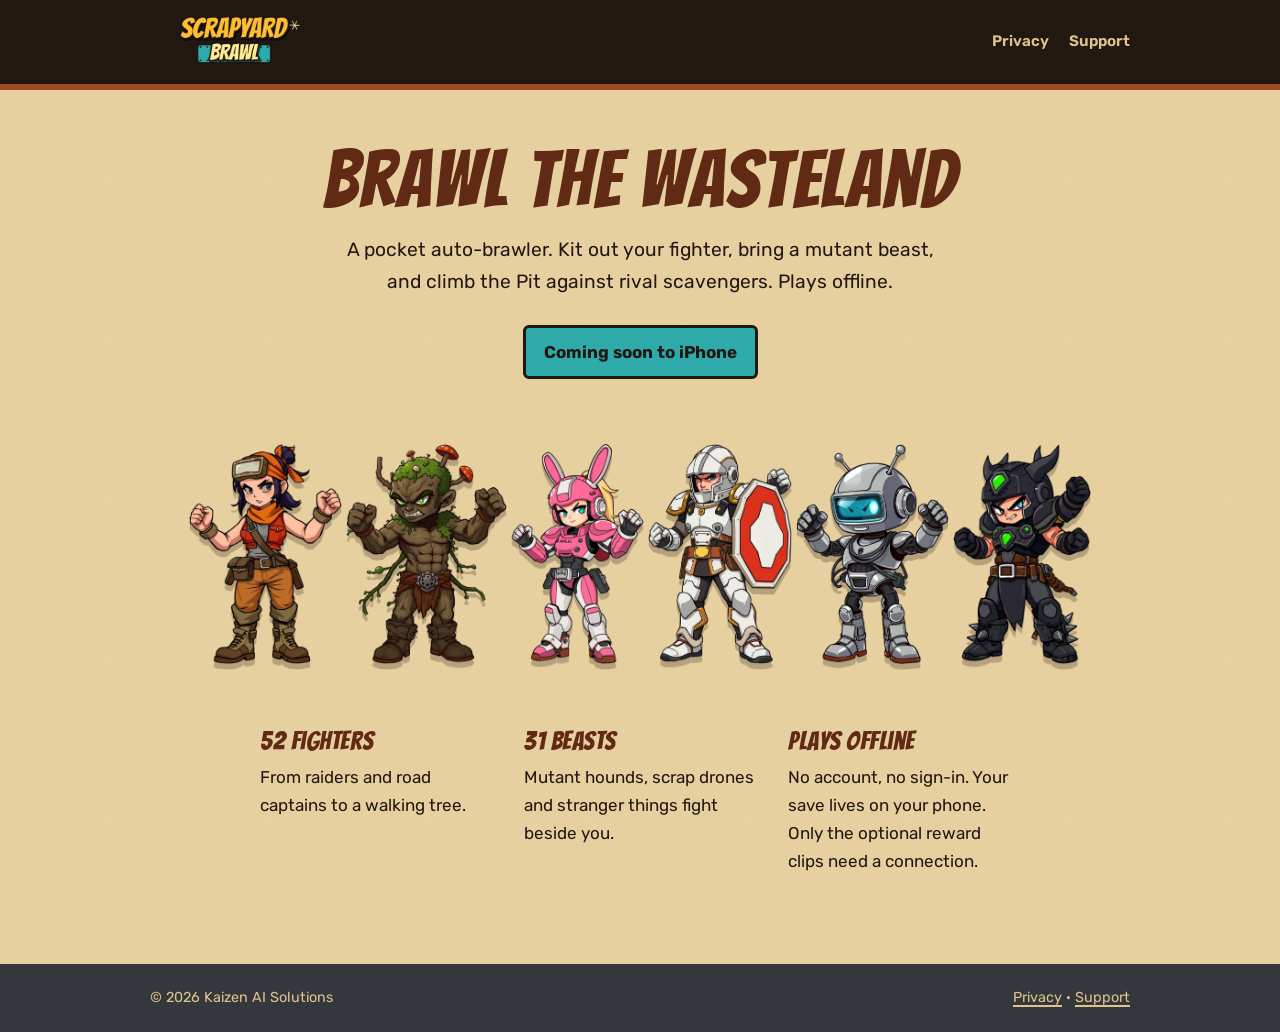
<file: index.html>
<!doctype html>
<html lang="en">
<head>
<meta charset="utf-8">
<meta name="viewport" content="width=device-width, initial-scale=1">
<title>Scrapyard Brawl</title>
<meta name="description" content="Scrapyard Brawl: a pocket wasteland auto-brawler. Collect 52 fighters and 31 mutant beasts and climb the Pit. Plays offline. Coming to iPhone.">
<meta property="og:title" content="Scrapyard Brawl">
<meta property="og:description" content="Collect 52 fighters and 31 mutant beasts, auto-fight, and climb the Pit. Plays offline.">
<meta property="og:image" content="img/logo.png">
<link rel="preload" href="fonts/bangers.ttf" as="font" type="font/ttf" crossorigin>
<link rel="icon" href="img/favicon.png" type="image/png">
<link rel="apple-touch-icon" href="img/apple-touch-icon.png">
<link rel="stylesheet" href="style.css">
</head>
<body>
<header class="bar"><div class="bar-inner">
  <a href="index.html"><img src="img/logo.png" alt="Scrapyard Brawl" width="168" height="56"></a>
  <nav><a href="privacy.html">Privacy</a><a href="support.html">Support</a></nav>
</div></header>

<main>
<section class="hero">
  <h1>Brawl the wasteland</h1>
  <p class="lede">A pocket auto-brawler. Kit out your fighter, bring a mutant beast, and climb the Pit against rival scavengers. Plays offline.</p>
  <p class="status">Coming soon to iPhone</p>

  <div class="lineup">
    <img src="img/fighter_2.webp" alt="Scrapper, a goggled scavenger in an orange vest" width="334" height="480">
    <img src="img/fighter_16.webp" alt="Overgrowth, a tree-man sprouting mushrooms" width="351" height="480">
    <img src="img/fighter_42.webp" alt="Bunny Mech, a pilot in pink armor with bunny-ear antennas" width="290" height="480">
    <img src="img/fighter_33.webp" alt="Riot Knight, in white armor with a stop-sign shield" width="313" height="480">
    <img src="img/fighter_29.webp" alt="Tin Man, a chrome robot with a screen for a face" width="335" height="480">
    <img src="img/fighter_50.webp" alt="Warlord, in spiked black armor" width="300" height="480">
  </div>

  <div class="facts">
    <p><strong>52 fighters</strong>From raiders and road captains to a walking tree.</p>
    <p><strong>31 beasts</strong>Mutant hounds, scrap drones and stranger things fight beside you.</p>
    <p><strong>Plays offline</strong>No account, no sign-in. Your save lives on your phone. Only the optional reward clips need a connection.</p>
  </div>
</section>
</main>

<footer><div class="bar-inner">
  <span>© 2026 Kaizen AI Solutions</span>
  <span><a href="privacy.html">Privacy</a> · <a href="support.html">Support</a></span>
</div></footer>
</body>
</html>
</file>
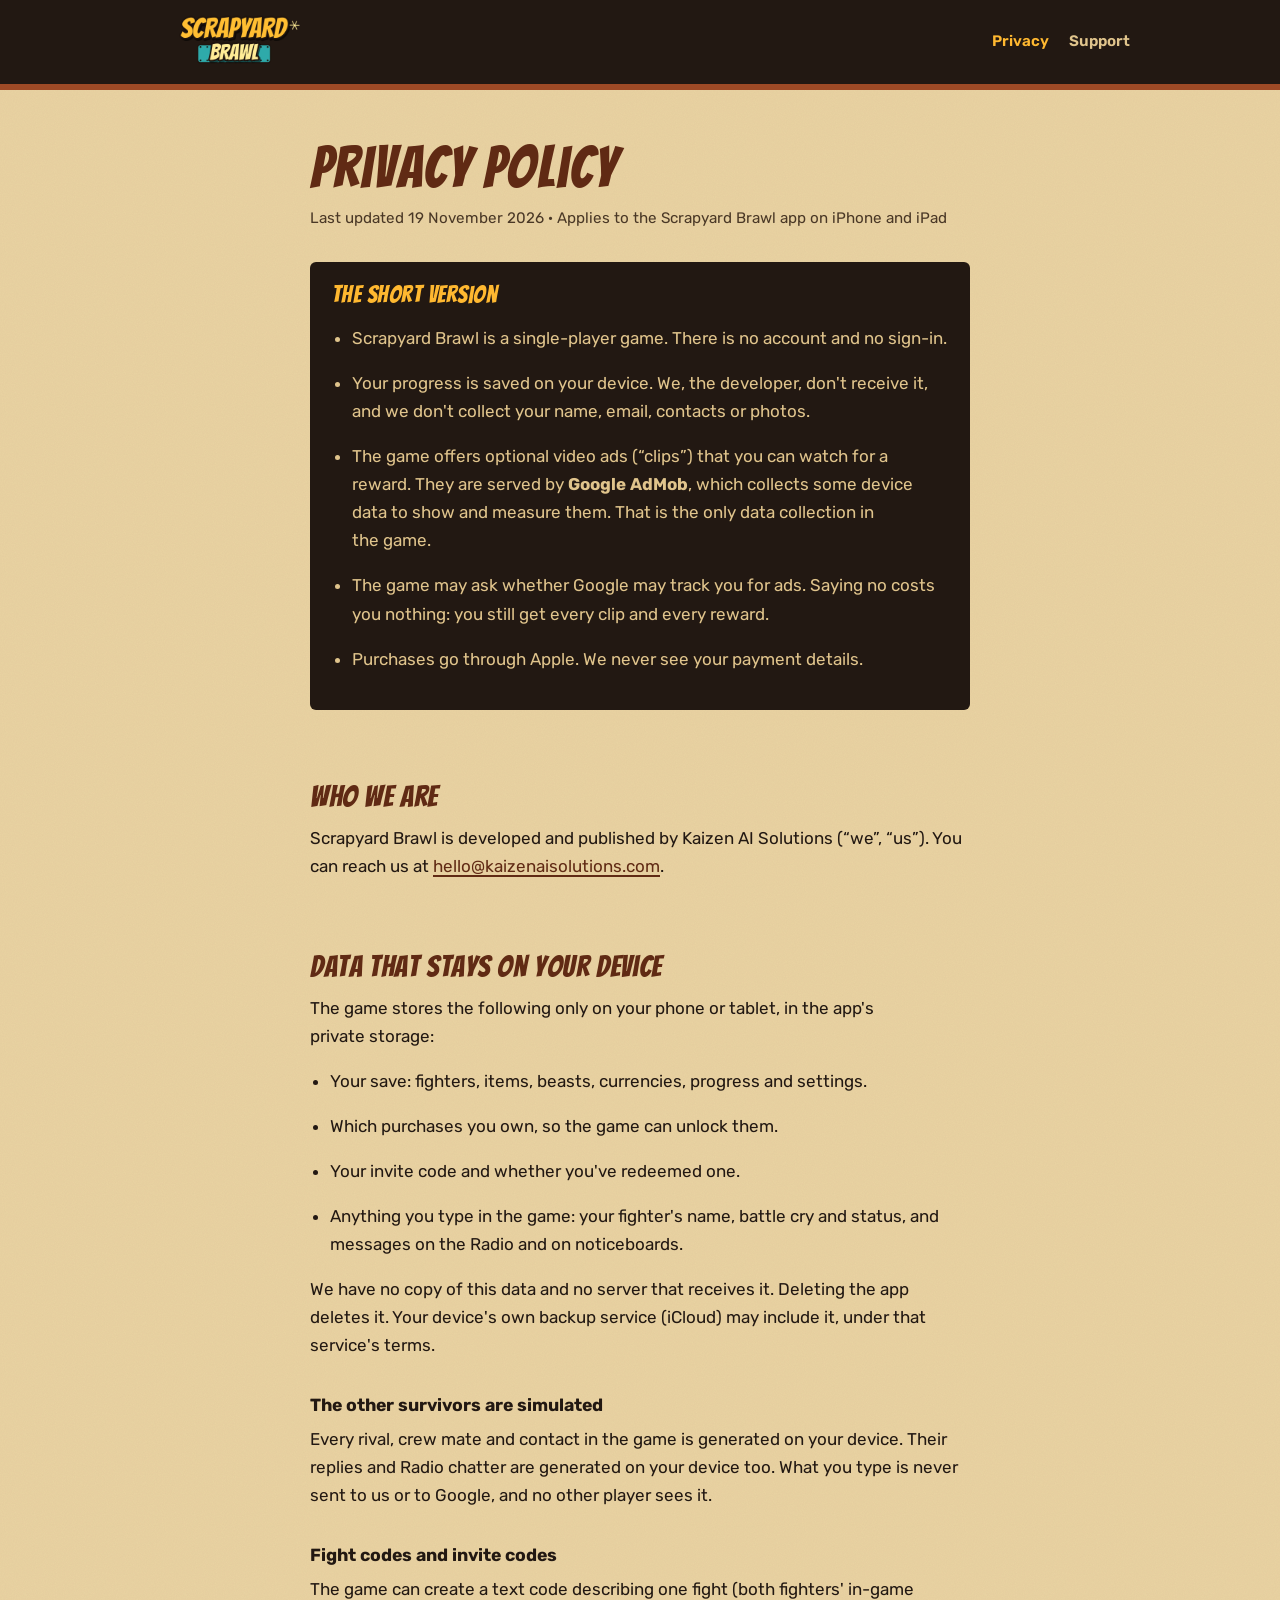
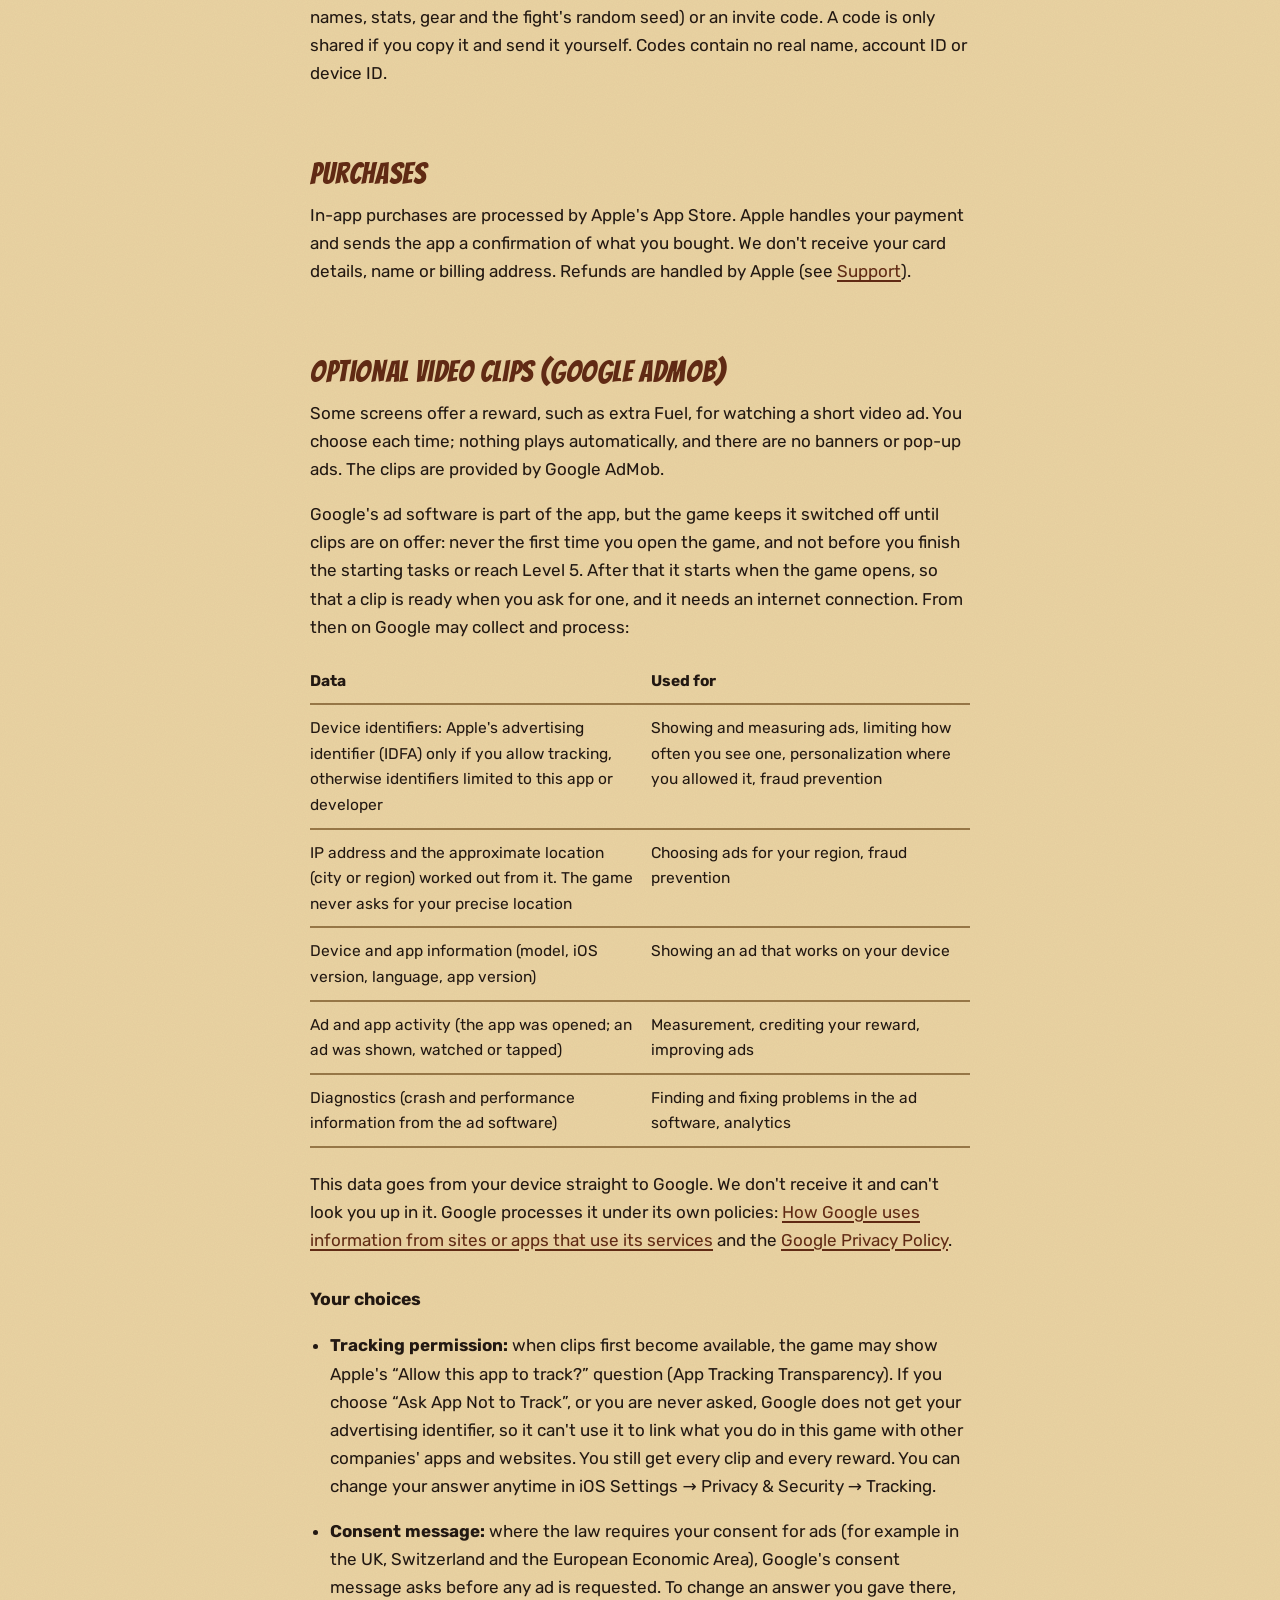
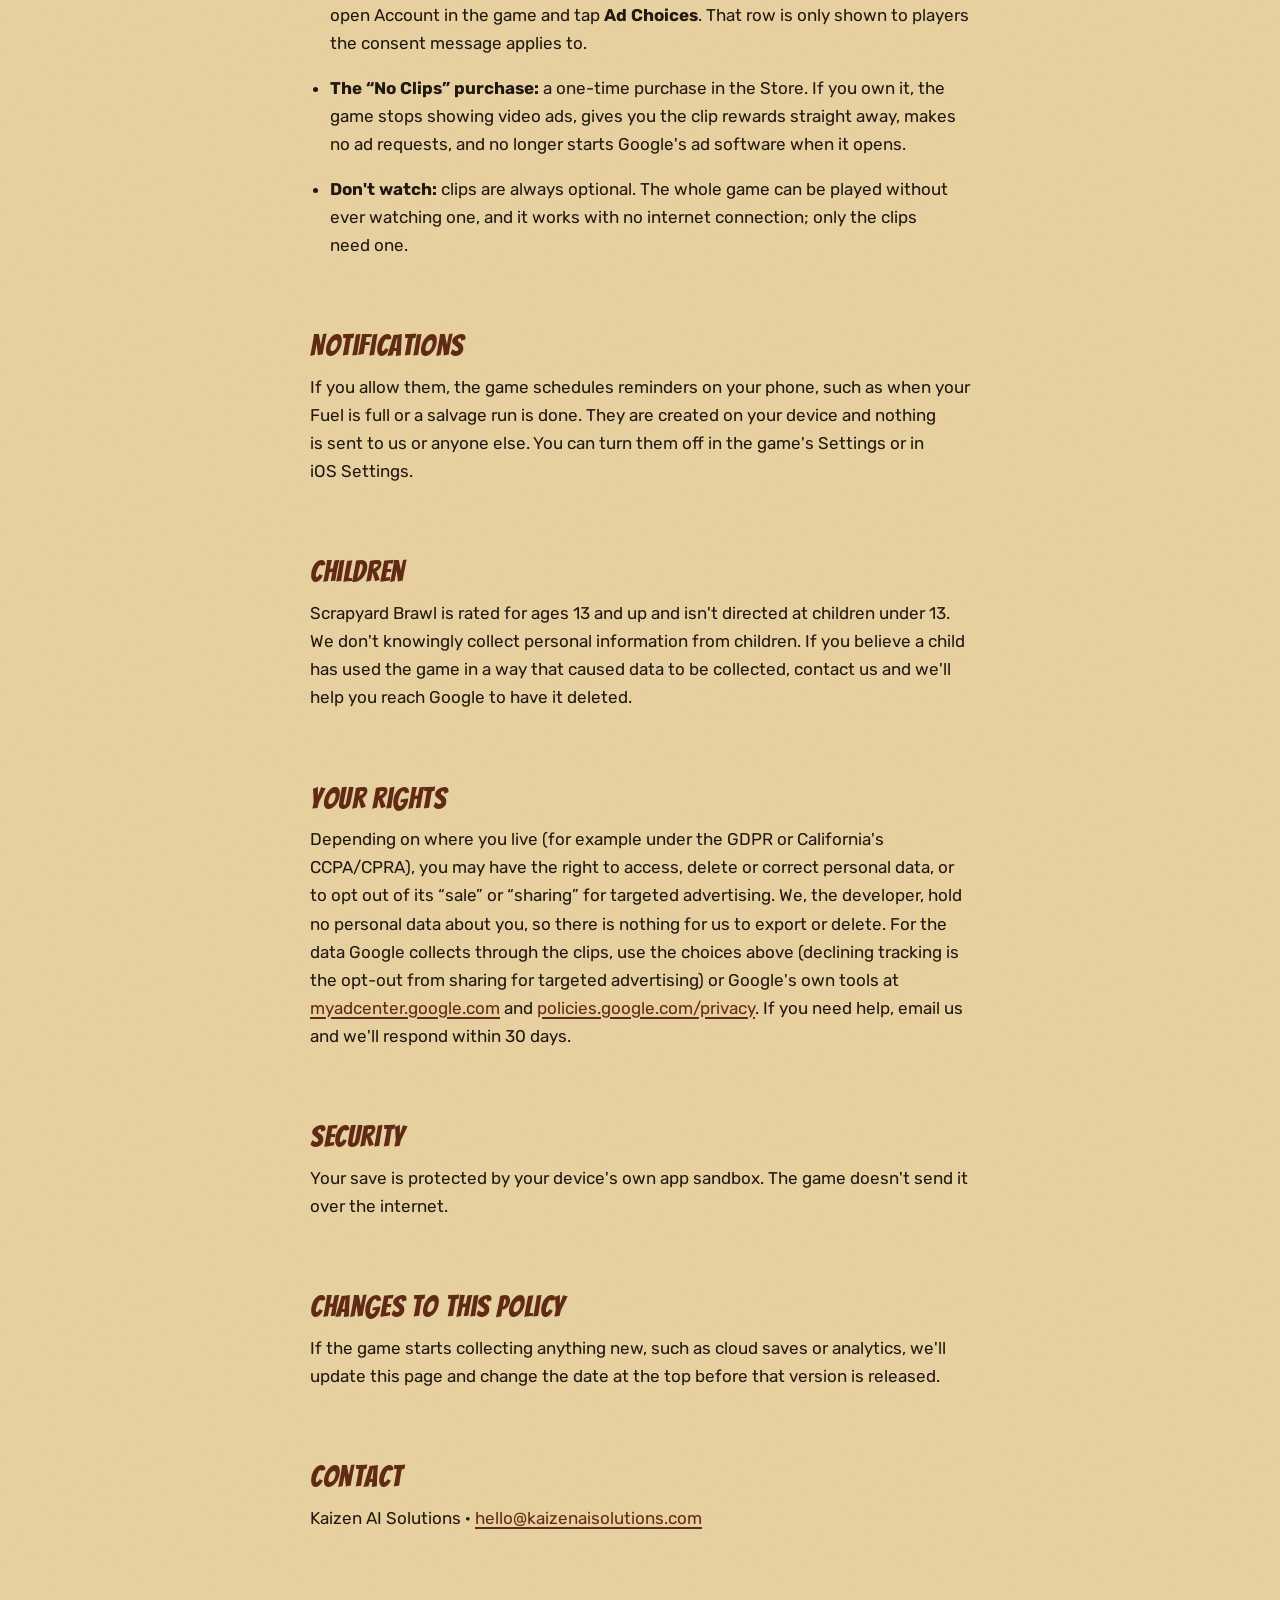
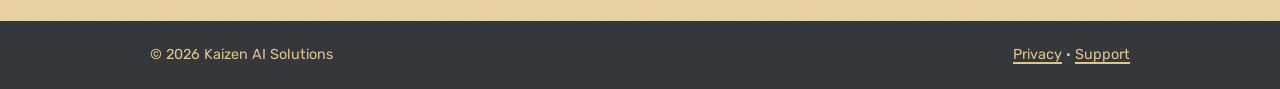
<file: privacy.html>
<!doctype html>
<html lang="en">
<head>
<meta charset="utf-8">
<meta name="viewport" content="width=device-width, initial-scale=1">
<title>Privacy Policy · Scrapyard Brawl</title>
<meta name="description" content="What Scrapyard Brawl does and doesn't collect: no account, saves stay on your device, and the optional reward video ads are served by Google AdMob.">
<link rel="preload" href="fonts/bangers.ttf" as="font" type="font/ttf" crossorigin>
<link rel="icon" href="img/favicon.png" type="image/png">
<link rel="apple-touch-icon" href="img/apple-touch-icon.png">
<link rel="stylesheet" href="style.css">
</head>
<body>
<header class="bar"><div class="bar-inner">
  <a href="index.html"><img src="img/logo.png" alt="Scrapyard Brawl" width="168" height="56"></a>
  <nav><a href="privacy.html" aria-current="page">Privacy</a><a href="support.html">Support</a></nav>
</div></header>

<main><article class="doc">
<h1>Privacy Policy</h1>
<p class="meta">Last updated 19 November 2026 · Applies to the Scrapyard Brawl app on iPhone and iPad</p>

<section class="plain">
  <h2>The short version</h2>
  <ul>
    <li>Scrapyard Brawl is a single-player game. There is no account and no sign-in.</li>
    <li>Your progress is saved on your device. We, the developer, don't receive it, and we don't collect your name, email, contacts or photos.</li>
    <li>The game offers optional video ads (“clips”) that you can watch for a reward. They are served by <strong>Google AdMob</strong>, which collects some device data to show and measure them. That is the only data collection in the game.</li>
    <li>The game may ask whether Google may track you for ads. Saying no costs you nothing: you still get every clip and every reward.</li>
    <li>Purchases go through Apple. We never see your payment details.</li>
  </ul>
</section>

<h2>Who we are</h2>
<p>Scrapyard Brawl is developed and published by Kaizen AI Solutions (“we”, “us”). You can reach us at <a href="mailto:hello@kaizenaisolutions.com">hello@kaizenaisolutions.com</a>.</p>

<h2>Data that stays on your device</h2>
<p>The game stores the following only on your phone or tablet, in the app's private storage:</p>
<ul>
  <li>Your save: fighters, items, beasts, currencies, progress and settings.</li>
  <li>Which purchases you own, so the game can unlock them.</li>
  <li>Your invite code and whether you've redeemed one.</li>
  <li>Anything you type in the game: your fighter's name, battle cry and status, and messages on the Radio and on noticeboards.</li>
</ul>
<p>We have no copy of this data and no server that receives it. Deleting the app deletes it. Your device's own backup service (iCloud) may include it, under that service's terms.</p>

<h3>The other survivors are simulated</h3>
<p>Every rival, crew mate and contact in the game is generated on your device. Their replies and Radio chatter are generated on your device too. What you type is never sent to us or to Google, and no other player sees it.</p>

<h3>Fight codes and invite codes</h3>
<p>The game can create a text code describing one fight (both fighters' in-game names, stats, gear and the fight's random seed) or an invite code. A code is only shared if you copy it and send it yourself. Codes contain no real name, account ID or device ID.</p>

<h2>Purchases</h2>
<p>In-app purchases are processed by Apple's App Store. Apple handles your payment and sends the app a confirmation of what you bought. We don't receive your card details, name or billing address. Refunds are handled by Apple (see <a href="support.html">Support</a>).</p>

<h2>Optional video clips (Google AdMob)</h2>
<p>Some screens offer a reward, such as extra Fuel, for watching a short video ad. You choose each time; nothing plays automatically, and there are no banners or pop-up ads. The clips are provided by Google AdMob.</p>
<p>Google's ad software is part of the app, but the game keeps it switched off until clips are on offer: never the first time you open the game, and not before you finish the starting tasks or reach Level 5. After that it starts when the game opens, so that a clip is ready when you ask for one, and it needs an internet connection. From then on Google may collect and process:</p>
<table>
  <thead><tr><th scope="col">Data</th><th scope="col">Used for</th></tr></thead>
  <tbody>
    <tr><td>Device identifiers: Apple's advertising identifier (IDFA) only if you allow tracking, otherwise identifiers limited to this app or developer</td><td>Showing and measuring ads, limiting how often you see one, personalization where you allowed it, fraud prevention</td></tr>
    <tr><td>IP address and the approximate location (city or region) worked out from it. The game never asks for your precise location</td><td>Choosing ads for your region, fraud prevention</td></tr>
    <tr><td>Device and app information (model, iOS version, language, app version)</td><td>Showing an ad that works on your device</td></tr>
    <tr><td>Ad and app activity (the app was opened; an ad was shown, watched or tapped)</td><td>Measurement, crediting your reward, improving ads</td></tr>
    <tr><td>Diagnostics (crash and performance information from the ad software)</td><td>Finding and fixing problems in the ad software, analytics</td></tr>
  </tbody>
</table>
<p>This data goes from your device straight to Google. We don't receive it and can't look you up in it. Google processes it under its own policies: <a href="https://policies.google.com/technologies/partner-sites">How Google uses information from sites or apps that use its services</a> and the <a href="https://policies.google.com/privacy">Google Privacy Policy</a>.</p>

<h3>Your choices</h3>
<ul>
  <li><strong>Tracking permission:</strong> when clips first become available, the game may show Apple's “Allow this app to track?” question (App Tracking Transparency). If you choose “Ask App Not to Track”, or you are never asked, Google does not get your advertising identifier, so it can't use it to link what you do in this game with other companies' apps and websites. You still get every clip and every reward. You can change your answer anytime in iOS Settings → Privacy &amp; Security → Tracking.</li>
  <li><strong>Consent message:</strong> where the law requires your consent for ads (for example in the UK, Switzerland and the European Economic Area), Google's consent message asks before any ad is requested. To change an answer you gave there, open Account in the game and tap <strong>Ad Choices</strong>. That row is only shown to players the consent message applies to.</li>
  <li><strong>The “No Clips” purchase:</strong> a one-time purchase in the Store. If you own it, the game stops showing video ads, gives you the clip rewards straight away, makes no ad requests, and no longer starts Google's ad software when it opens.</li>
  <li><strong>Don't watch:</strong> clips are always optional. The whole game can be played without ever watching one, and it works with no internet connection; only the clips need one.</li>
</ul>

<h2>Notifications</h2>
<p>If you allow them, the game schedules reminders on your phone, such as when your Fuel is full or a salvage run is done. They are created on your device and nothing is sent to us or anyone else. You can turn them off in the game's Settings or in iOS Settings.</p>

<h2>Children</h2>
<p>Scrapyard Brawl is rated for ages 13 and up and isn't directed at children under 13. We don't knowingly collect personal information from children. If you believe a child has used the game in a way that caused data to be collected, contact us and we'll help you reach Google to have it deleted.</p>

<h2>Your rights</h2>
<p>Depending on where you live (for example under the GDPR or California's CCPA/CPRA), you may have the right to access, delete or correct personal data, or to opt out of its “sale” or “sharing” for targeted advertising. We, the developer, hold no personal data about you, so there is nothing for us to export or delete. For the data Google collects through the clips, use the choices above (declining tracking is the opt-out from sharing for targeted advertising) or Google's own tools at <a href="https://myadcenter.google.com">myadcenter.google.com</a> and <a href="https://policies.google.com/privacy">policies.google.com/privacy</a>. If you need help, email us and we'll respond within 30 days.</p>

<h2>Security</h2>
<p>Your save is protected by your device's own app sandbox. The game doesn't send it over the internet.</p>

<h2>Changes to this policy</h2>
<p>If the game starts collecting anything new, such as cloud saves or analytics, we'll update this page and change the date at the top before that version is released.</p>

<h2>Contact</h2>
<p>Kaizen AI Solutions · <a href="mailto:hello@kaizenaisolutions.com">hello@kaizenaisolutions.com</a></p>
</article></main>

<footer><div class="bar-inner">
  <span>© 2026 Kaizen AI Solutions</span>
  <span><a href="privacy.html">Privacy</a> · <a href="support.html">Support</a></span>
</div></footer>
</body>
</html>
</file>
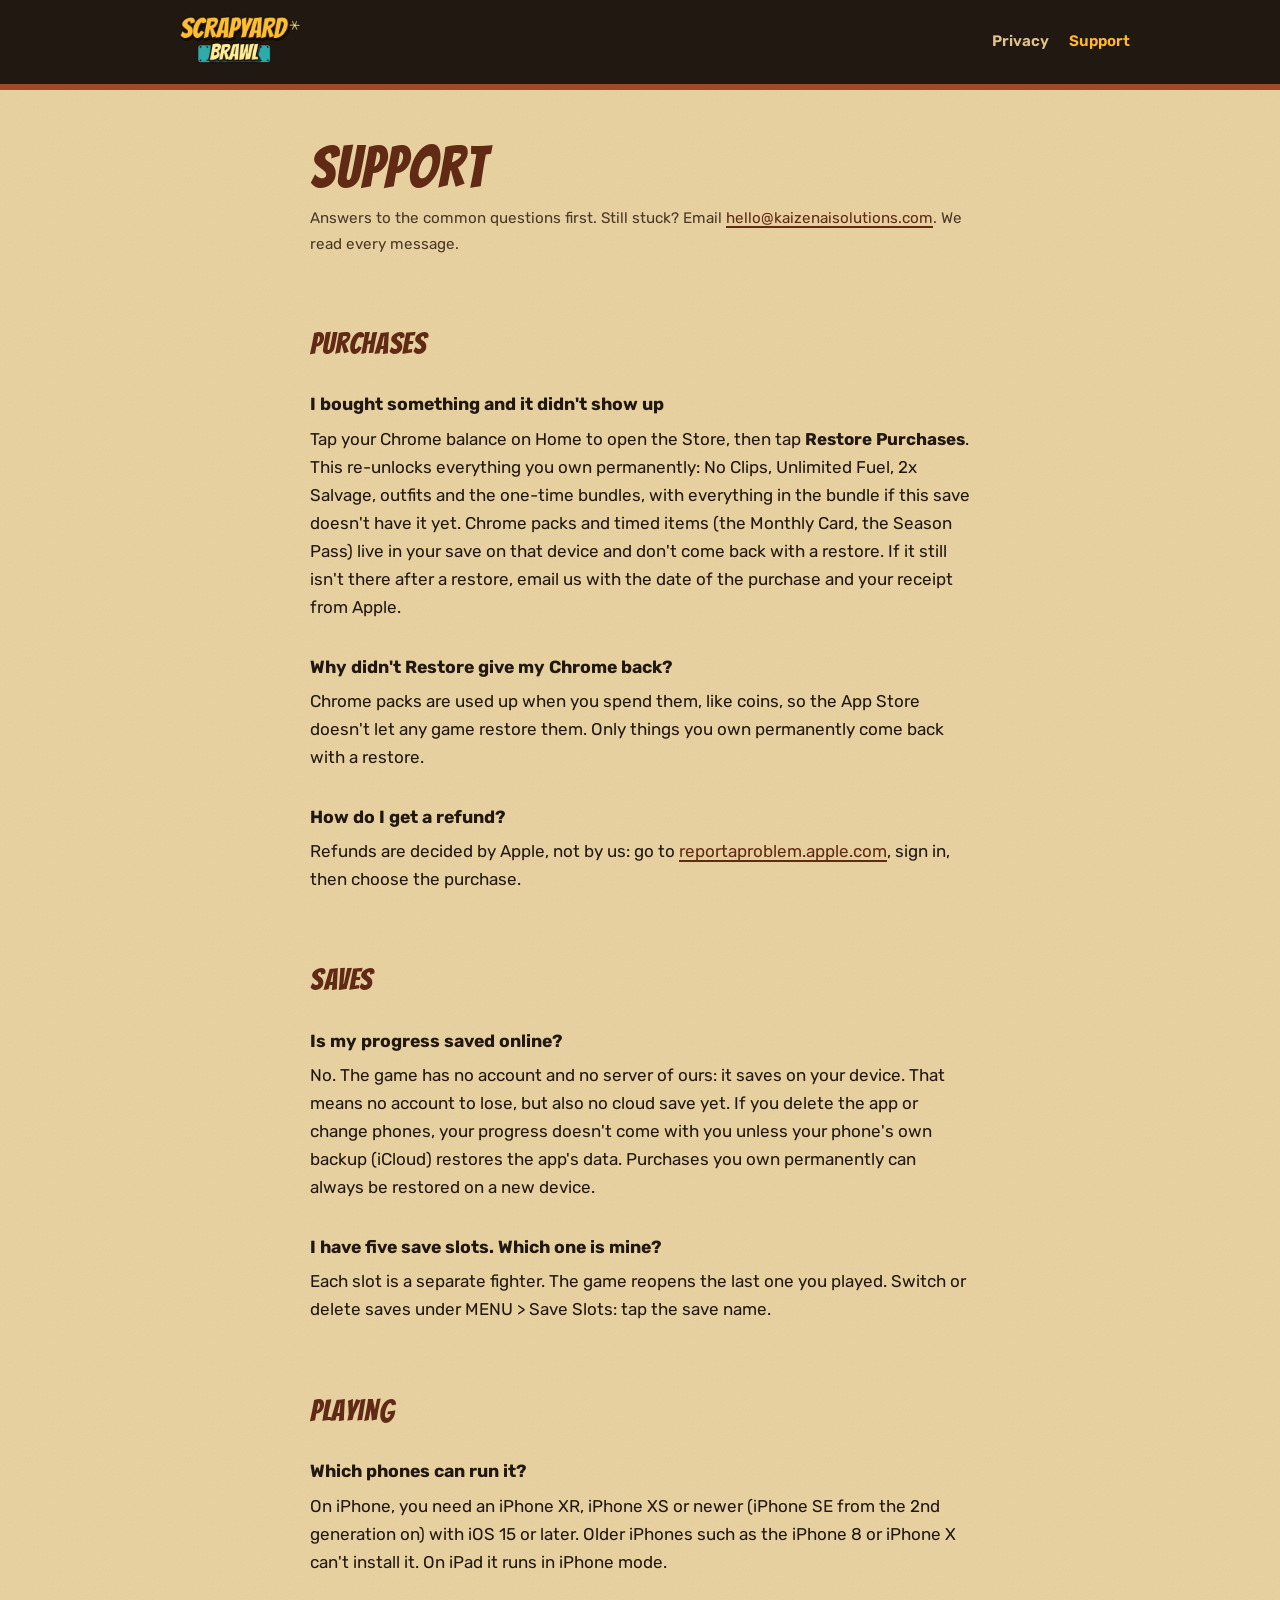
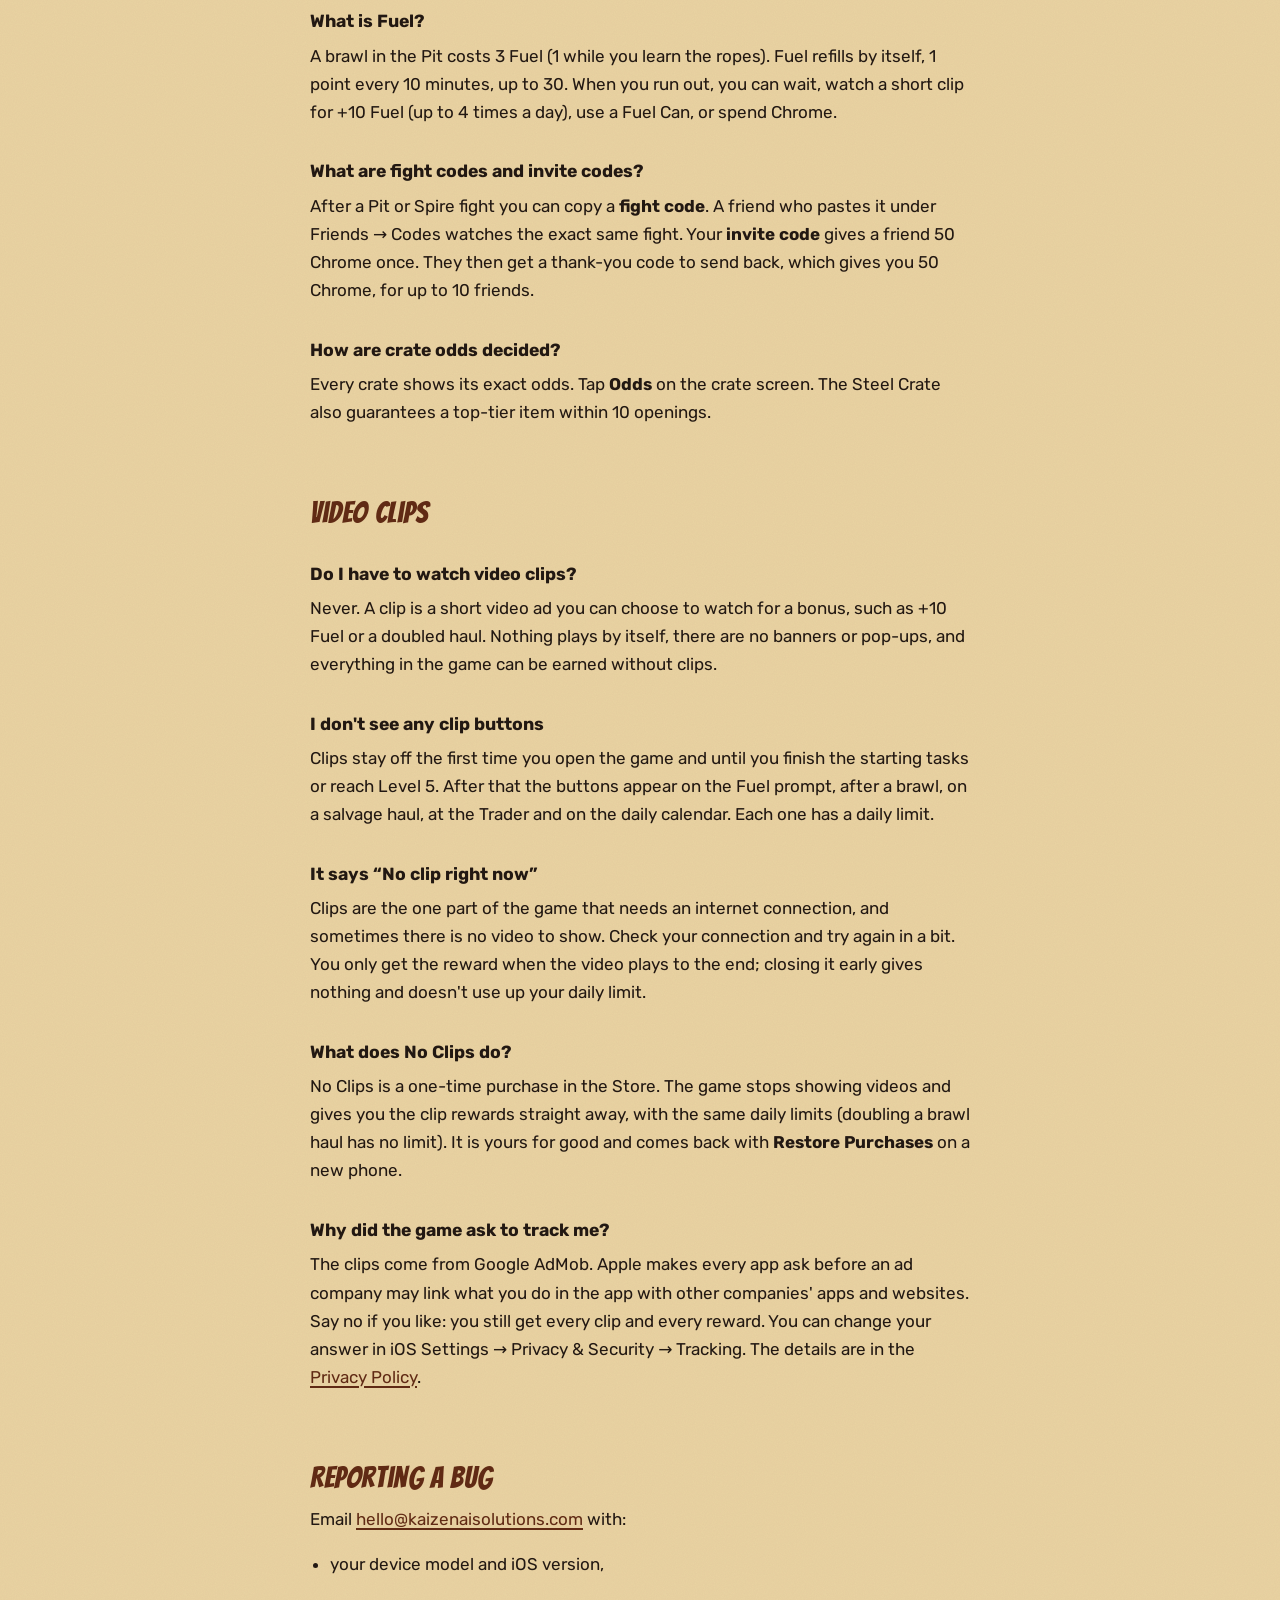
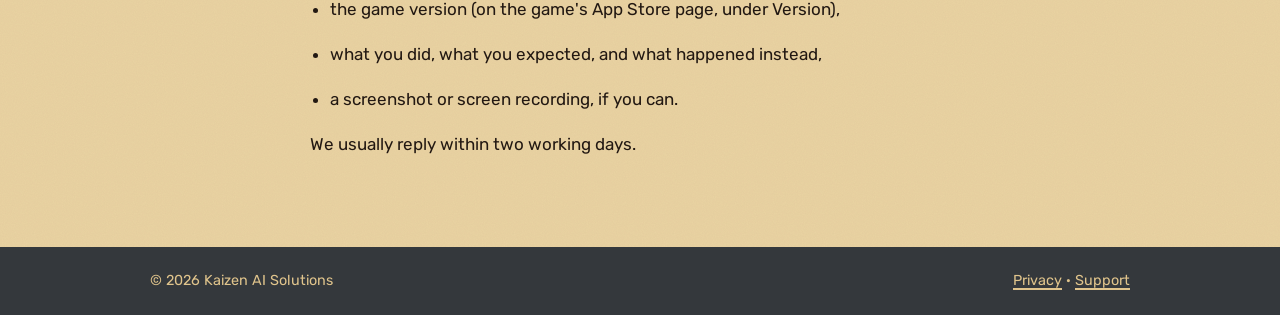
<file: support.html>
<!doctype html>
<html lang="en">
<head>
<meta charset="utf-8">
<meta name="viewport" content="width=device-width, initial-scale=1">
<title>Support · Scrapyard Brawl</title>
<meta name="description" content="Help with Scrapyard Brawl: restoring purchases, refunds, saves, fuel, video clips, and how to contact the developer.">
<link rel="preload" href="fonts/bangers.ttf" as="font" type="font/ttf" crossorigin>
<link rel="icon" href="img/favicon.png" type="image/png">
<link rel="apple-touch-icon" href="img/apple-touch-icon.png">
<link rel="stylesheet" href="style.css">
</head>
<body>
<header class="bar"><div class="bar-inner">
  <a href="index.html"><img src="img/logo.png" alt="Scrapyard Brawl" width="168" height="56"></a>
  <nav><a href="privacy.html">Privacy</a><a href="support.html" aria-current="page">Support</a></nav>
</div></header>

<main><article class="doc">
<h1>Support</h1>
<p class="meta">Answers to the common questions first. Still stuck? Email <a href="mailto:hello@kaizenaisolutions.com">hello@kaizenaisolutions.com</a>. We read every message.</p>

<h2>Purchases</h2>
<h3>I bought something and it didn't show up</h3>
<p>Tap your Chrome balance on Home to open the Store, then tap <strong>Restore Purchases</strong>. This re-unlocks everything you own permanently: No Clips, Unlimited Fuel, 2x Salvage, outfits and the one-time bundles, with everything in the bundle if this save doesn't have it yet. Chrome packs and timed items (the Monthly Card, the Season Pass) live in your save on that device and don't come back with a restore. If it still isn't there after a restore, email us with the date of the purchase and your receipt from Apple.</p>

<h3>Why didn't Restore give my Chrome back?</h3>
<p>Chrome packs are used up when you spend them, like coins, so the App Store doesn't let any game restore them. Only things you own permanently come back with a restore.</p>

<h3>How do I get a refund?</h3>
<p>Refunds are decided by Apple, not by us: go to <a href="https://reportaproblem.apple.com">reportaproblem.apple.com</a>, sign in, then choose the purchase.</p>

<h2>Saves</h2>
<h3>Is my progress saved online?</h3>
<p>No. The game has no account and no server of ours: it saves on your device. That means no account to lose, but also no cloud save yet. If you delete the app or change phones, your progress doesn't come with you unless your phone's own backup (iCloud) restores the app's data. Purchases you own permanently can always be restored on a new device.</p>

<h3>I have five save slots. Which one is mine?</h3>
<p>Each slot is a separate fighter. The game reopens the last one you played. Switch or delete saves under MENU &gt; Save Slots: tap the save name.</p>

<h2>Playing</h2>
<h3>Which phones can run it?</h3>
<p>On iPhone, you need an iPhone XR, iPhone XS or newer (iPhone SE from the 2nd generation on) with iOS 15 or later. Older iPhones such as the iPhone 8 or iPhone X can't install it. On iPad it runs in iPhone mode.</p>

<h3>What is Fuel?</h3>
<p>A brawl in the Pit costs 3 Fuel (1 while you learn the ropes). Fuel refills by itself, 1 point every 10 minutes, up to 30. When you run out, you can wait, watch a short clip for +10 Fuel (up to 4 times a day), use a Fuel Can, or spend Chrome.</p>

<h3>What are fight codes and invite codes?</h3>
<p>After a Pit or Spire fight you can copy a <strong>fight code</strong>. A friend who pastes it under Friends → Codes watches the exact same fight. Your <strong>invite code</strong> gives a friend 50 Chrome once. They then get a thank-you code to send back, which gives you 50 Chrome, for up to 10 friends.</p>

<h3>How are crate odds decided?</h3>
<p>Every crate shows its exact odds. Tap <strong>Odds</strong> on the crate screen. The Steel Crate also guarantees a top-tier item within 10 openings.</p>

<h2>Video clips</h2>
<h3>Do I have to watch video clips?</h3>
<p>Never. A clip is a short video ad you can choose to watch for a bonus, such as +10 Fuel or a doubled haul. Nothing plays by itself, there are no banners or pop-ups, and everything in the game can be earned without clips.</p>

<h3>I don't see any clip buttons</h3>
<p>Clips stay off the first time you open the game and until you finish the starting tasks or reach Level 5. After that the buttons appear on the Fuel prompt, after a brawl, on a salvage haul, at the Trader and on the daily calendar. Each one has a daily limit.</p>

<h3>It says “No clip right now”</h3>
<p>Clips are the one part of the game that needs an internet connection, and sometimes there is no video to show. Check your connection and try again in a bit. You only get the reward when the video plays to the end; closing it early gives nothing and doesn't use up your daily limit.</p>

<h3>What does No Clips do?</h3>
<p>No Clips is a one-time purchase in the Store. The game stops showing videos and gives you the clip rewards straight away, with the same daily limits (doubling a brawl haul has no limit). It is yours for good and comes back with <strong>Restore Purchases</strong> on a new phone.</p>

<h3>Why did the game ask to track me?</h3>
<p>The clips come from Google AdMob. Apple makes every app ask before an ad company may link what you do in the app with other companies' apps and websites. Say no if you like: you still get every clip and every reward. You can change your answer in iOS Settings → Privacy &amp; Security → Tracking. The details are in the <a href="privacy.html">Privacy Policy</a>.</p>

<h2>Reporting a bug</h2>
<p>Email <a href="mailto:hello@kaizenaisolutions.com">hello@kaizenaisolutions.com</a> with:</p>
<ul>
  <li>your device model and iOS version,</li>
  <li>the game version (on the game's App Store page, under Version),</li>
  <li>what you did, what you expected, and what happened instead,</li>
  <li>a screenshot or screen recording, if you can.</li>
</ul>
<p>We usually reply within two working days.</p>
</article></main>

<footer><div class="bar-inner">
  <span>© 2026 Kaizen AI Solutions</span>
  <span><a href="privacy.html">Privacy</a> · <a href="support.html">Support</a></span>
</div></footer>
</body>
</html>
</file>
<file: style.css>
/* Scrapyard Brawl site. Palette = the game's own UI tokens (game/tools/art/ui_synth.py). */
@font-face { font-family: "Bangers"; src: url("fonts/bangers.ttf") format("truetype"); font-display: swap; }
@font-face { font-family: "Rubik"; src: url("fonts/rubik.ttf") format("truetype"); font-weight: 300 900; font-display: swap; }

:root {
  --ink: #221812;
  --sand: #e0c48c;
  --sand-deep: #967646;
  --rust: #9e4a26;
  --rust-deep: #602a14;
  --amber: #ffb830;
  --teal: #2eaaaa;
  --steel-deep: #34383c;
  --page: #ead3a2;          /* sand lifted one step for long reading */
  --measure: 60ch;          /* Rubik is narrow: 60ch renders ~75 characters per line */
}

* { box-sizing: border-box; }
html { -webkit-text-size-adjust: 100%; }
body {
  margin: 0;
  min-height: 100vh;
  display: flex;
  flex-direction: column;
  background: var(--page);
  color: var(--ink);
  font: 400 1.0625rem/1.65 "Rubik", system-ui, sans-serif;
  /* scrap-paper grain, 5% */
  background-image: url("data:image/svg+xml,%3Csvg xmlns='http://www.w3.org/2000/svg' width='160' height='160'%3E%3Cfilter id='n'%3E%3CfeTurbulence type='fractalNoise' baseFrequency='.9' numOctaves='3' stitchTiles='stitch'/%3E%3CfeColorMatrix values='0 0 0 0 0.13 0 0 0 0 0.09 0 0 0 0 0.07 0 0 0 .05 0'/%3E%3C/filter%3E%3Crect width='100%25' height='100%25' filter='url(%23n)'/%3E%3C/svg%3E");
}

a { color: var(--rust-deep); text-decoration-thickness: 2px; text-underline-offset: 3px; }
a:hover { color: var(--rust); }
a:focus-visible { outline: 3px solid var(--teal); outline-offset: 2px; }

.bar {
  background: var(--ink);
  border-bottom: 6px solid var(--rust);
  padding: 14px 16px;
}
.bar-inner { max-width: 980px; margin: 0 auto; display: flex; align-items: center; justify-content: space-between; gap: 16px; flex-wrap: wrap; }
.bar img { display: block; height: 56px; width: auto; }
.bar nav { display: flex; gap: 20px; }
.bar nav a { color: var(--sand); font-weight: 600; text-decoration: none; font-size: 0.95rem; }
.bar nav a:hover, .bar nav a[aria-current="page"] { color: var(--amber); }

main { padding: 48px 16px 72px; flex: 1; }
.doc { max-width: var(--measure); margin: 0 auto; }

h1, h2 { font-family: "Bangers", "Rubik", sans-serif; font-weight: 400; letter-spacing: 0.02em; line-height: 1.05; }
h1 { font-size: clamp(2.6rem, 6vw, 3.6rem); color: var(--rust-deep); margin: 0 0 8px; }
h2 { font-size: 1.85rem; color: var(--rust-deep); margin: 2.4em 0 0.4em; }
h3 { font-size: 1.1rem; font-weight: 700; margin: 1.8em 0 0.3em; }
p, li { margin: 0 0 1em; text-wrap: pretty; }
ul { padding-left: 1.2em; }
.meta { color: #4a3826; font-size: 0.95rem; margin-bottom: 2em; }

.plain {
  background: var(--ink);
  color: var(--sand);
  border-radius: 6px;
  padding: 20px 22px;
  margin: 0 0 2em;
}
.plain h2 { color: var(--amber); margin-top: 0; font-size: 1.5rem; }
.plain p:last-child, .plain ul:last-child { margin-bottom: 0; }
.plain a { color: var(--amber); }

table { border-collapse: collapse; width: 100%; font-size: 0.97rem; margin: 0 0 1.4em; }
th, td { text-align: left; vertical-align: top; padding: 10px 12px 10px 0; border-bottom: 2px solid var(--sand-deep); }
th { font-weight: 700; }

footer { background: var(--steel-deep); color: var(--sand); padding: 22px 16px; font-size: 0.9rem; }
footer .bar-inner { gap: 8px 24px; }
footer a { color: var(--sand); }

/* holding page */
.hero { max-width: 980px; margin: 0 auto; text-align: center; }
.hero h1 { font-size: clamp(2.8rem, 8vw, 5rem); margin-bottom: 12px; }
.hero .lede { font-size: 1.2rem; max-width: 52ch; margin: 0 auto 28px; }
.status {
  display: inline-block; background: var(--teal); color: var(--ink);
  font-weight: 700; padding: 10px 18px; border: 3px solid var(--ink); border-radius: 6px;
}
.lineup { display: flex; justify-content: center; align-items: flex-end; gap: 4px; margin: 48px auto 0; max-width: 980px; flex-wrap: wrap; }
.lineup img { height: clamp(120px, 22vw, 220px); width: auto; filter: drop-shadow(0 6px 0 rgba(34, 24, 18, 0.25)); }
.facts { max-width: 760px; margin: 56px auto 0; display: grid; grid-template-columns: repeat(auto-fit, minmax(200px, 1fr)); gap: 28px 32px; text-align: left; }
.facts strong { display: block; font-family: "Bangers", sans-serif; font-weight: 400; font-size: 1.6rem; color: var(--rust-deep); letter-spacing: 0.02em; }
</file>
